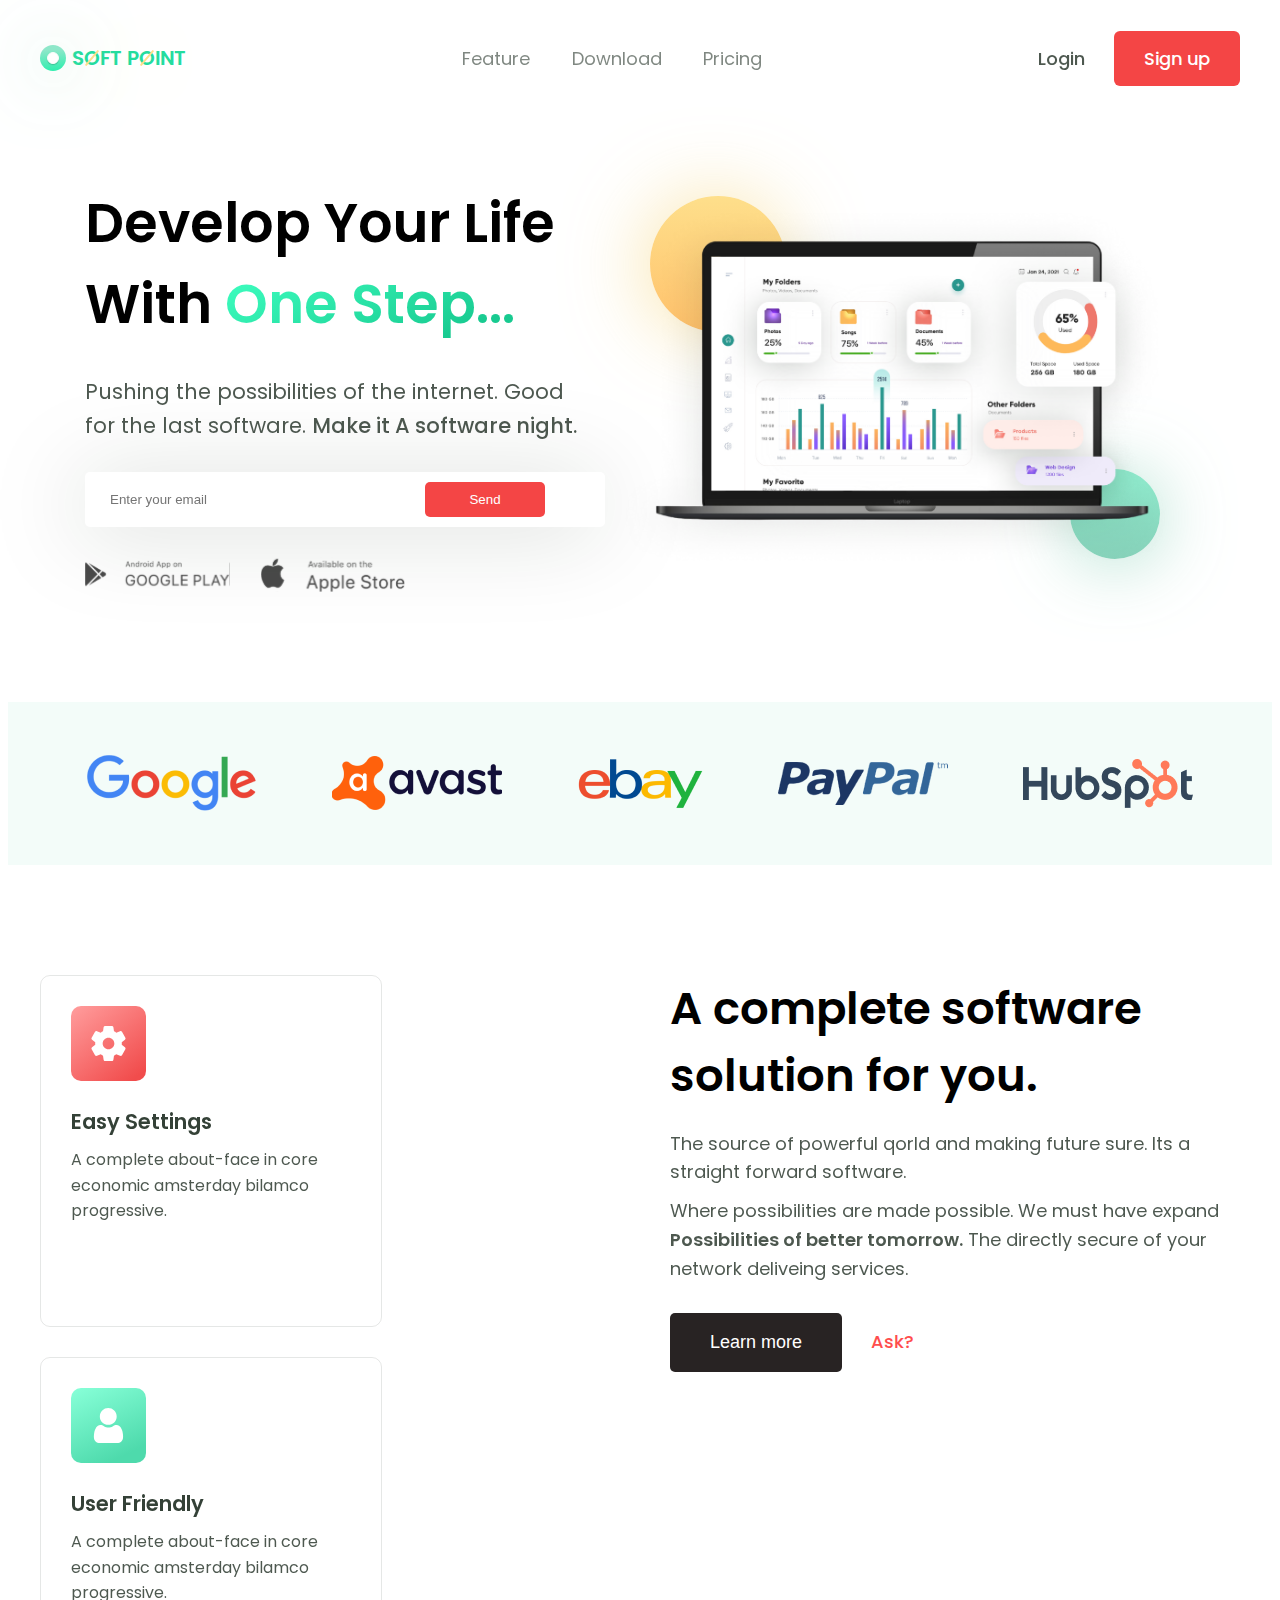
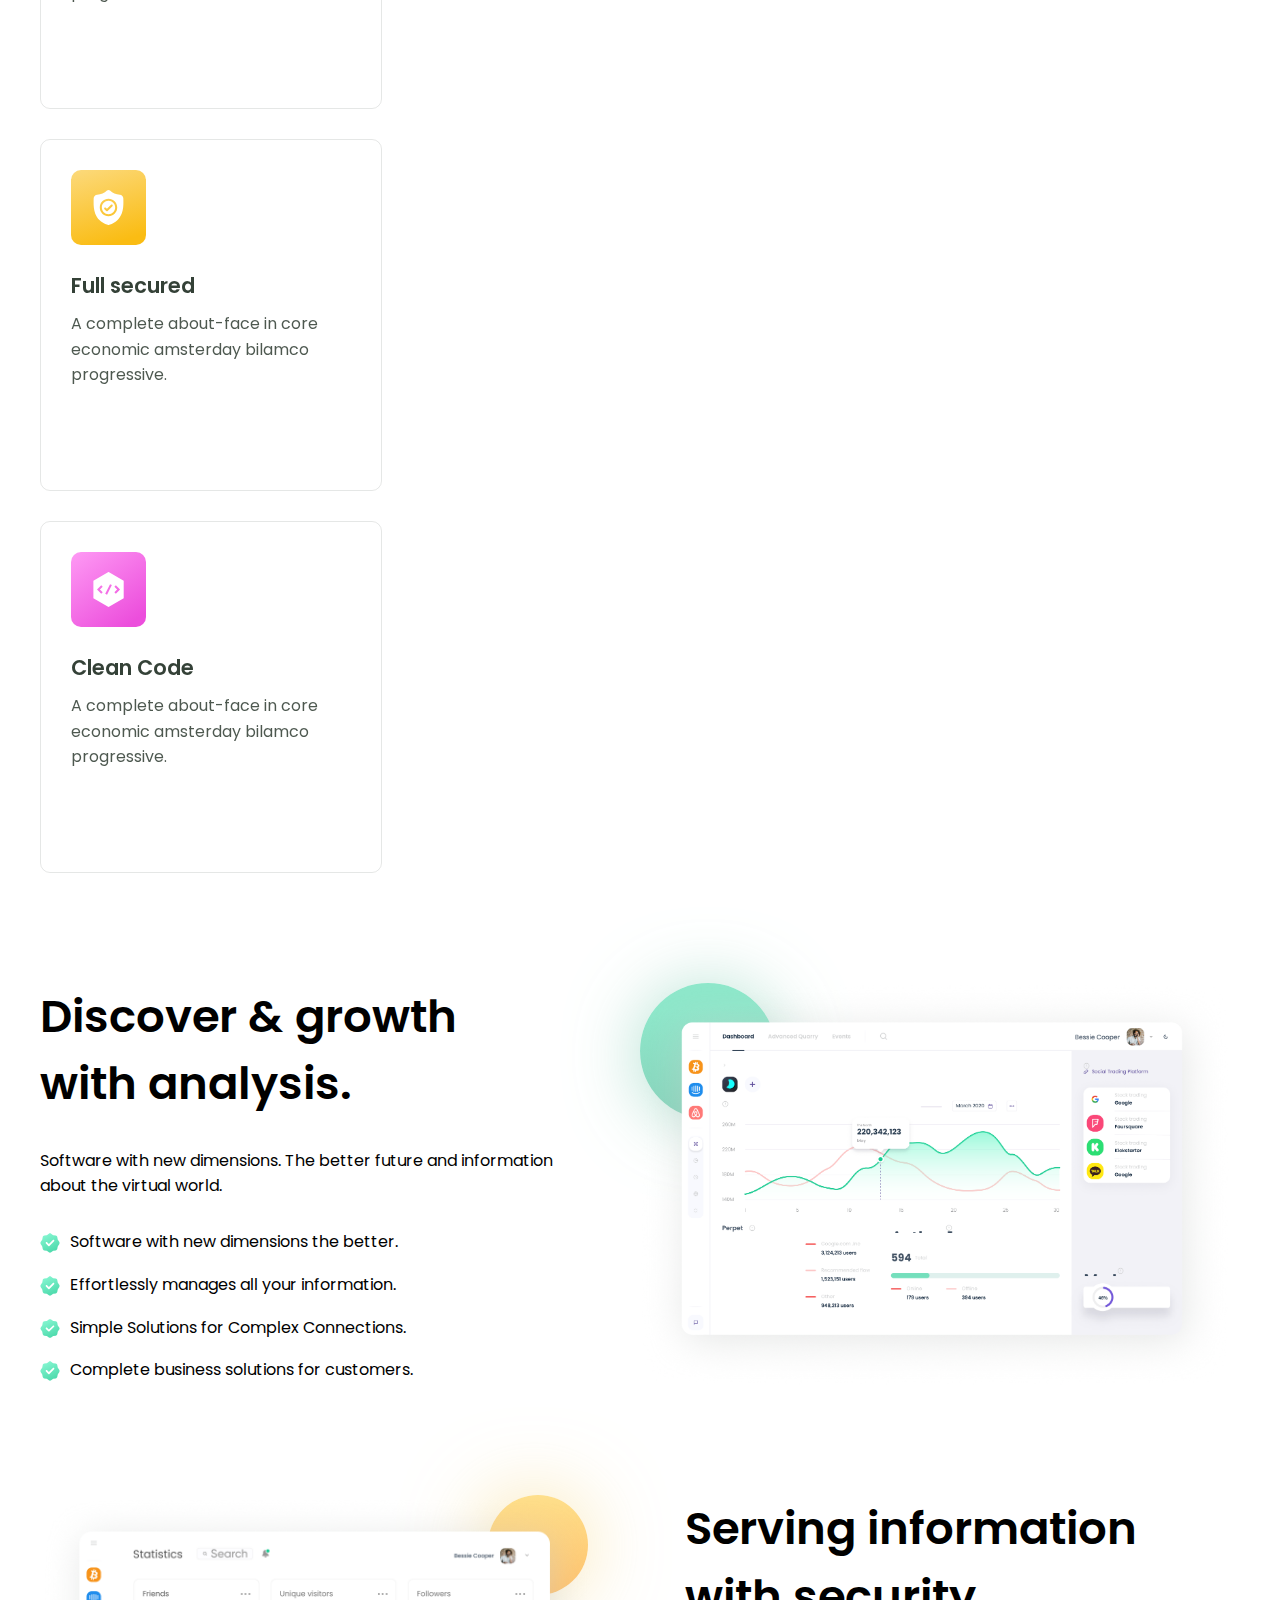
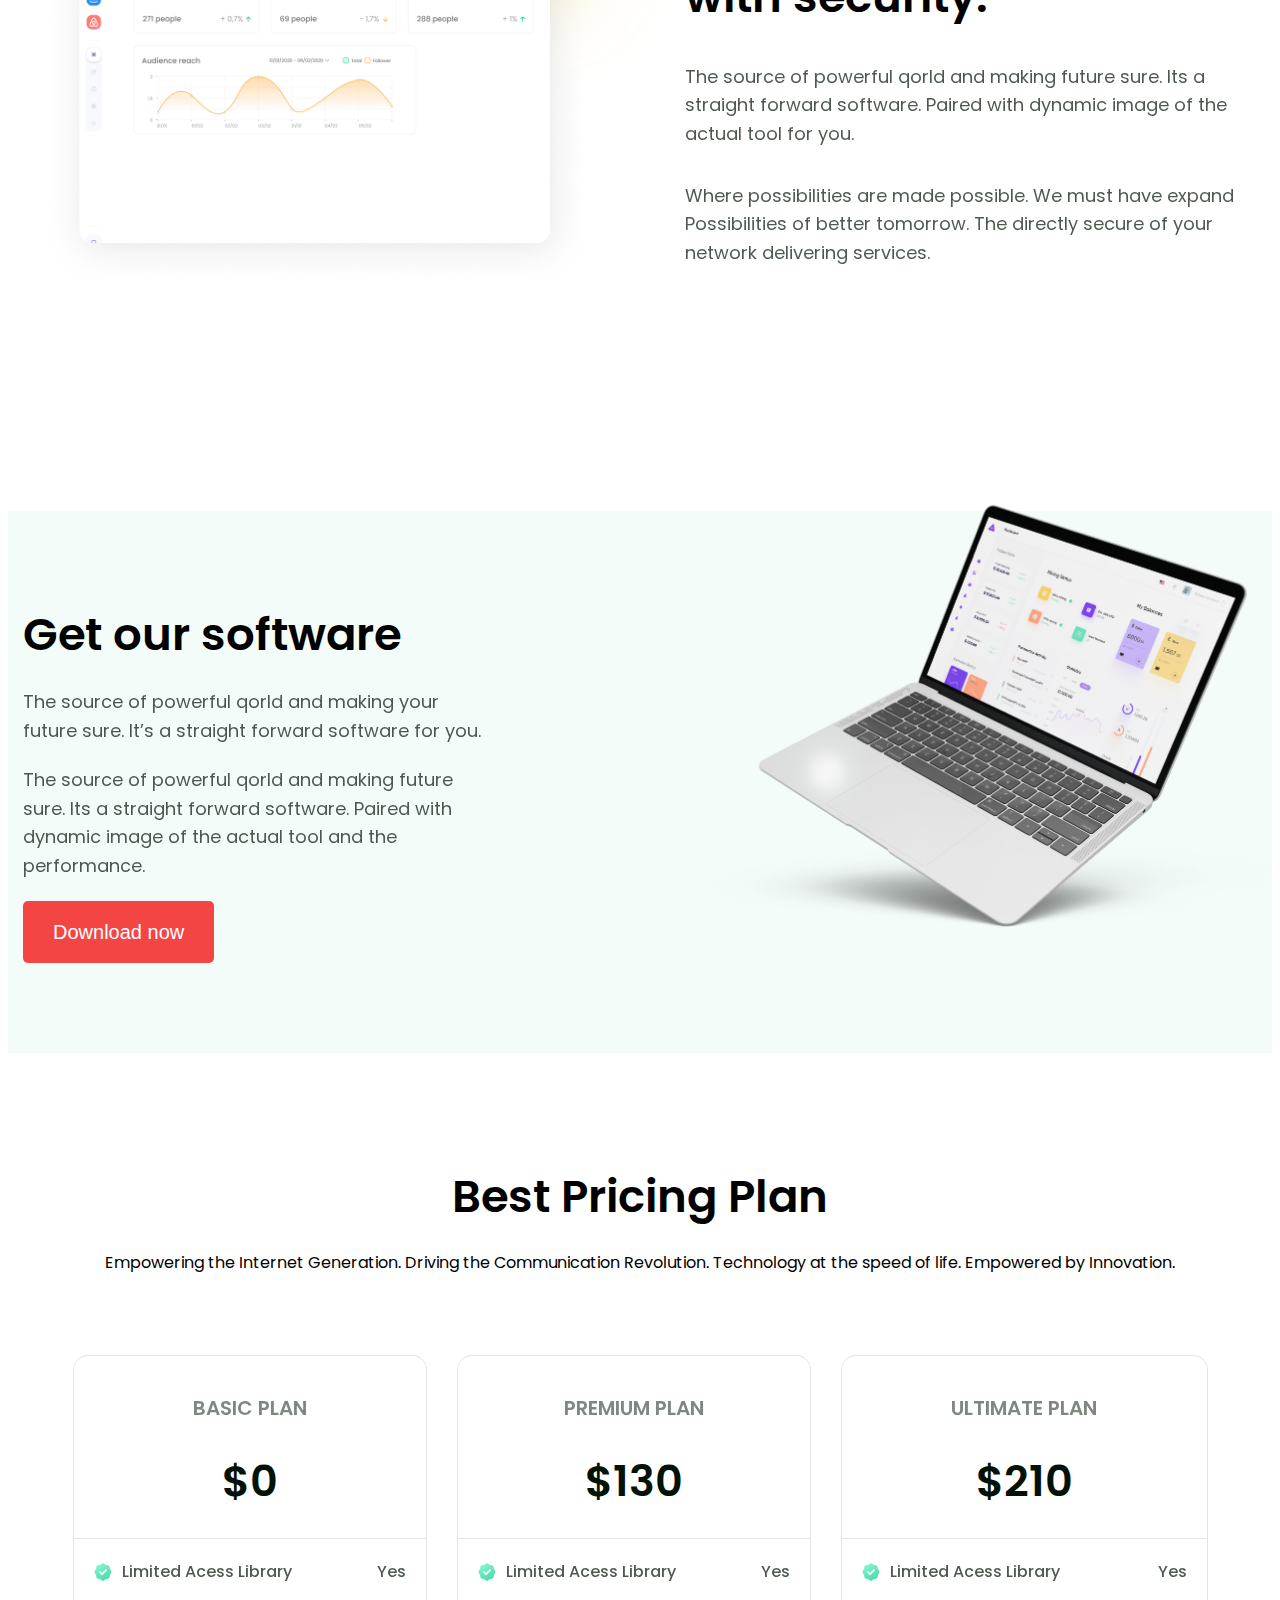
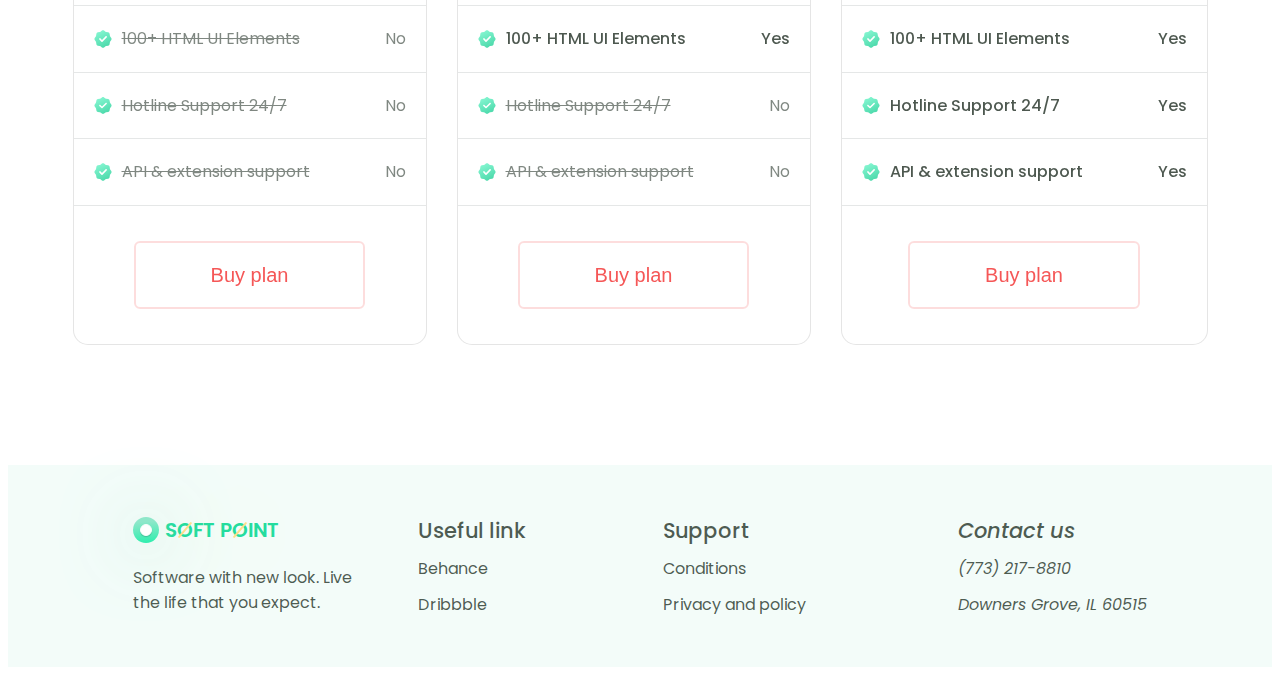
<file: index.html>
<!doctype html>
<html lang="en">
	<head>
		<meta charset="UTF-8">
		<meta name="viewport"
		      content="width=device-width, user-scalable=no, initial-scale=1.0, maximum-scale=1.0, minimum-scale=1.0">
		<meta http-equiv="X-UA-Compatible" content="ie=edge">
		<link rel="preconnect" href="https://fonts.googleapis.com">
		<link rel="preconnect" href="https://fonts.gstatic.com" crossorigin>
		<link href="https://fonts.googleapis.com/css2?family=Poppins:wght@400;500;600&display=swap" rel="stylesheet">
		<link rel="stylesheet" href="https://cdnjs.cloudflare.com/ajax/libs/modern-normalize/1.1.0/modern-normalize.min.css"
		      integrity="sha512-wpPYUAdjBVSE4KJnH1VR1HeZfpl1ub8YT/NKx4PuQ5NmX2tKuGu6U/JRp5y+Y8XG2tV+wKQpNHVUX03MfMFn9Q=="
		      crossorigin="anonymous" referrerpolicy="no-referrer"/>
		<link rel="stylesheet" href="./styles/styles.css">
		<title>Soft Point</title>
	</head>
	<body>
		<header>
			<div class="container">
				<nav class="nav">
					<!--<div>-->
					<a class="logo" href="#">
						<div class="logo__div logo__div--outer">
							<div class="logo__div logo__div--inner"></div>
						</div>
						<p class="logo__text">
							S<span class="logo__text--span">o</span>ft
							p<span class="logo__text--span">o</span>int
						</p>
					</a>
					<!--</div>-->
					<ul class="nav__list">
						<li class="nav__item">
							<a class="nav__link" href="#">Feature</a>
						</li>

						<li class="nav__item">
							<a class="nav__link" href="#">Download</a>
						</li>

						<li class="nav__item">
							<a class="nav__link" href="#">Pricing</a>
						</li>
					</ul>

					<div class="auth">
						<a class="auth__link" href="#">Login</a>
						<a class="auth__link auth__link--color" href="#">Sign up</a>
					</div>
				</nav>
			</div>
		</header>

		<main>
			<section class="section">
				<div class="container">
					<div class="hero">
						<div class="hero__left">
							<h1 class="hero__title">Develop Your Life With <span class="hero__title--span">One Step...</span></h1>
							<p class="hero__text">Pushing the possibilities of the internet. Good for
								the last software. <span class="hero__text--span">Make it A software night.</span>
							</p>
							<form class="hero__form">
								<input class="hero__form--input" type="email" placeholder="Enter your email">
								<button class="hero__form--button" type="submit">Send</button>
							</form>
							<div class="hero__stores">
								<img src="/img/hero/Daco_Google_Play.svg" width="145" alt="Google Play logo">
								<img src="/img/hero/Daco_App_Store.svg" width="145" alt="App Store logo">
							</div>
						</div>
						<div class="hero__right">
							<img src="img/hero/laptop_image.png" alt="laptop">
						</div>

					</div>
				</div>
			</section>

			<section class="section">
				<div class="container companies">
					<img src="./img/companies/Google_logo_1.png" alt="">
					<img src="./img/companies/Avast_logo_2.png" alt="">
					<img src="./img/companies/Ebay_logo_3.png" alt="">
					<img src="./img/companies/Paypal_logo_4.png" alt="">
					<img src="./img/companies/Hubspot_logo_5.png" alt="">
				</div>
			</section>

			<section class="section">
				<div class="container skills">
					<div class="skills__left">
						<div class="skills__info">
							<div class="skills__image skills__image--red">
								<img src="./img/skills/Settings_1.svg" width="35" height="35" alt="Settings icon">
							</div>
							<h3 class="skills__title">Easy Settings</h3>
							<p class="skills__text">A complete about-face in
								core economic amsterday bilamco progressive.</p>
						</div>
						<div class="skills__info">
							<div class="skills__image skills__image--green">
								<img src="./img/skills/User_2.svg" width="35" height="35" alt="Settings icon">
							</div>
							<h3 class="skills__title">User Friendly</h3>
							<p class="skills__text">A complete about-face in
								core economic amsterday bilamco progressive.</p>
						</div>
						<div class="skills__info">
							<div class="skills__image skills__image--yellow">
								<img src="./img/skills/Shield_3.svg" width="35" height="35" alt="Settings icon">
							</div>
							<h3 class="skills__title">Full secured</h3>
							<p class="skills__text">A complete about-face in
								core economic amsterday bilamco progressive.</p>
						</div>
						<div class="skills__info">
							<div class="skills__image skills__image--pink">
								<img src="./img/skills/Coding_4.svg" width="35" height="35" alt="Settings icon">
							</div>
							<h3 class="skills__title">Clean Code</h3>
							<p class="skills__text">A complete about-face in
								core economic amsterday bilamco progressive.</p>
						</div>
					</div>

					<div class="skills__right">
						<h2 class="section__title">A complete software solution for you.</h2>
						<p class="skills__text skills__text--size skills__text--margin-top">The source of powerful qorld and making
							future sure. Its a
							straight forward
							software.</p>
						<p class="skills__text skills__text--size">Where possibilities are made possible. We must have expand
							<span class="skills__text--span">Possibilities of better tomorrow.</span> The directly secure of your
							network deliveing services.</p>
						<button class="skills__button">Learn more</button>
						<a class="skills__link" href="#">Ask?</a>
					</div>
				</div>
			</section>

			<section class="section">
				<div class="container feature">
					<div class="feature__left">
						<h2 class="section__title">Discover & growth with analysis.</h2>
						<p class="feature__text">Software with new dimensions. The better future
							and information about the virtual world.
						</p>
						<ul class="feature__list">
							<li class="feature__item">
								<img src="./img/feature/Star.svg" width="20" height="20" alt="Star icon">
								<p class="feature__point">Software with new dimensions the better.</p>
							</li>

							<li class="feature__item">
								<img src="./img/feature/Star.svg" width="20" height="20" alt="Star icon">
								<p class="feature__point">Effortlessly manages all your information.</p>
							</li>

							<li class="feature__item">
								<img src="./img/feature/Star.svg" width="20" height="20" alt="Star icon">
								<p class="feature__point">Simple Solutions for Complex Connections.</p>
							</li>

							<li class="feature__item">
								<img src="./img/feature/Star.svg" width="20" height="20" alt="Star icon">
								<p class="feature__point">Complete business solutions for customers.</p>
							</li>
						</ul>

					</div>
					<div class="feature__right">
						<img class="feature__image" src="./img/feature/img02.png" alt="">
					</div>
				</div>
			</section>

			<section class="section section--padding-bottom">
				<div class="container info">
					<div class="info__left">
						<img src="./img/info/Dashboard.png" alt="Dashboard image">
					</div>

					<div class="info__right">
						<h2 class="section__title">Serving information with security.</h2>
						<p class="info__text">The source of powerful qorld and making future sure.
							Its a straight forward software. Paired with dynamic
							image of the actual tool for you.
						</p>
						<p class="info__text">Where possibilities are made possible.
							We must have expand
							<span class="info__span">
								Possibilities of better tomorrow.
							</span>
							The directly secure of your network delivering services.
						</p>
					</div>
				</div>
			</section>

			<section class="section">
				<div class="container software">
					<div class="software__left">
						<h2 class="section__title">Get our software</h2>
						<p class="software__text">
							The source of powerful qorld and making your future sure.
							It’s a straight forward software for you.

						</p>
						<p class="software__text">
							The source of powerful qorld and making future sure.
							Its a straight forward software.
							Paired with dynamic image of the actual tool and the performance.
						</p>
						<button class="software__button">Download now</button>
					</div>

					<div class="software__right">
						<img class="software__image" src="./img/software/laptop.png" alt="laptop image">
					</div>
				</div>
			</section>

			<section class="section">
				<div class="container price">
					<h2 class="section__title">Best Pricing Plan</h2>
					<p class="price__text">
						Empowering the Internet Generation. Driving the Communication Revolution.
						Technology at the speed of life. Empowered by Innovation.
					</p>
					<ul class="cards">
						<li class="card">
							<p class="card__title">Basic Plan</p>
							<p class="card__price">$0</p>
							<ul class="card__list">
								<li class="card__item">
									<div class="card__item--wrap">
										<img src="./img/feature/Star.svg" width="18" height="18" alt="Star icon">
										<p class="card__text">Limited Acess Library</p>
									</div>
									<p class="card__text">Yes</p>
								</li>

								<li class="card__item">
									<div class="card__item--wrap">
										<img src="./img/feature/Star.svg" width="18" height="18" alt="Star icon">
										<p class="card__text card__text--opacity card__text--crossed-out">100+ HTML UI Elements</p>
									</div>
									<p class="card__text card__text--opacity">No</p>
								</li>

								<li class="card__item">
									<div class="card__item--wrap">
										<img src="./img/feature/Star.svg" width="18" height="18" alt="Star icon">
										<p class="card__text card__text--opacity card__text--crossed-out">Hotline Support 24/7</p>
									</div>
									<p class="card__text card__text--opacity">No</p>
								</li>

								<li class="card__item">
									<div class="card__item--wrap">
										<img src="./img/feature/Star.svg" width="18" height="18" alt="Star icon">
										<p class="card__text card__text--opacity card__text--crossed-out">API & extension support</p>
									</div>
									<p class="card__text card__text--opacity">No</p>
								</li>
							</ul>
							<button class="card__button" type="button">Buy plan</button>
						</li>

						<li class="card">
							<p class="card__title">Premium Plan</p>
							<p class="card__price">$130</p>
							<ul class="card__list">
								<li class="card__item">
									<div class="card__item--wrap">
										<img src="./img/feature/Star.svg" width="18" height="18" alt="Star icon">
										<p class="card__text">Limited Acess Library</p>
									</div>
									<p class="card__text">Yes</p>
								</li>

								<li class="card__item">
									<div class="card__item--wrap">
										<img src="./img/feature/Star.svg" width="18" height="18" alt="Star icon">
										<p class="card__text">100+ HTML UI Elements</p>
									</div>
									<p class="card__text">Yes</p>
								</li>

								<li class="card__item">
									<div class="card__item--wrap">
										<img src="./img/feature/Star.svg" width="18" height="18" alt="Star icon">
										<p class="card__text card__text--opacity card__text--crossed-out">Hotline Support 24/7</p>
									</div>
									<p class="card__text card__text--opacity">No</p>
								</li>

								<li class="card__item">
									<div class="card__item--wrap">
										<img src="./img/feature/Star.svg" width="18" height="18" alt="Star icon">
										<p class="card__text card__text--opacity card__text--crossed-out">API & extension support</p>
									</div>
									<p class="card__text card__text--opacity">No</p>
								</li>
							</ul>
							<button class="card__button" type="button">Buy plan</button>
						</li>

						<li class="card">
							<p class="card__title">Ultimate Plan</p>
							<p class="card__price">$210</p>
							<ul class="card__list">
								<li class="card__item">
									<div class="card__item--wrap">
										<img src="./img/feature/Star.svg" width="18" height="18" alt="Star icon">
										<p class="card__text">Limited Acess Library</p>
									</div>
									<p class="card__text">Yes</p>
								</li>

								<li class="card__item">
									<div class="card__item--wrap">
										<img src="./img/feature/Star.svg" width="18" height="18" alt="Star icon">
										<p class="card__text">100+ HTML UI Elements</p>
									</div>
									<p class="card__text">Yes</p>
								</li>

								<li class="card__item">
									<div class="card__item--wrap">
										<img src="./img/feature/Star.svg" width="18" height="18" alt="Star icon">
										<p class="card__text">Hotline Support 24/7</p>
									</div>
									<p class="card__text">Yes</p>
								</li>

								<li class="card__item">
									<div class="card__item--wrap">
										<img src="./img/feature/Star.svg" width="18" height="18" alt="Star icon">
										<p class="card__text">API & extension support</p>
									</div>
									<p class="card__text">Yes</p>
								</li>
							</ul>
							<button class="card__button" type="button">Buy plan</button>
						</li>
					</ul>
				</div>
			</section>
		</main>
		<footer class="footer">
			<div class="container footer__container">
				<div class="footer__wrap">
					<a class="logo" href="#">
						<div class="logo__div logo__div--outer">
							<div class="logo__div logo__div--inner"></div>
						</div>
						<p class="logo__text">
							S<span class="logo__text--span">o</span>ft
							p<span class="logo__text--span">o</span>int
						</p>
					</a>
					<p class="footer__wrap--text">Software with new look. Live the life that you expect.</p>
				</div>

				<div class="footer__wrap--links">
					<ul class="footer__list">
						<li class="footer__item">
							<h3 class="footer__list--title">Useful link</h3>
							<a href="https://behance.net" class="footer__link">Behance</a>
							<a href="https://dribbble.com" class="footer__link">Dribbble</a>
						</li>

						<li class="footer__item">
							<h3 class="footer__list--title">Support</h3>
							<a href="" class="footer__link">Conditions</a>
							<a href="./privacy.html" class="footer__link">Privacy and policy</a>
						</li>
					</ul>

					<address class="address">
						<ul class="address__list">
							<h3 class="footer__list--title">Contact us</h3>
							<li class="address__item">
								<a href="tel:7732178810" class="footer__link">(773) 217-8810</a>
							</li>

							<li class="address__item">
								<a href="https://goo.gl/maps/SdaMFDo46hNj24x1A" class="footer__link">Downers Grove, IL 60515</a>
							</li>
						</ul>
					</address>
				</div>
			</div>
		</footer>
	</body>
</html>
</file>
<file: styles/styles.css>
h1,
h2,
h3,
p {
    margin: 0;
    padding: 0;
}

ul {
    margin: 0;
    padding: 0;
    list-style: none;
}

a {
    text-decoration: none;
}

img {
    display: block;
    max-width: 100%;
    height: auto;
}

body {
    font-family: 'Poppins', sans-serif;
    font-weight: 400;
}

.container {
    padding-left: 15px;
    padding-right: 15px;
    margin: 0 auto;
    max-width: 1200px;
}

.section {
    padding-top: 110px;
}


/*          --------------HEADER--------------           */

.nav {
    display: flex;
    justify-content: space-between;
    align-items: center;
    margin: 0 auto;
    padding-top: 35px;
    max-width: 1200px;
}

.nav__list {
    display: flex;
    width: 300px;
    justify-content: space-between;
}

.nav__link {
    padding: 15px 0;
    font-size: 18px;
    line-height: 1.5;
    color: #021206;
    opacity: .5;
    transition: all 250ms linear;
}

.nav__link:hover {
    color: #000;
    opacity: 1;
}

.logo {
    position: relative;
    display: flex;
    align-items: center;
    font-weight: 600;
    font-size: 20px;
    line-height: 1.5;
    text-transform: uppercase;
    color: #24DC9F;
}

.logo__div {
    position: relative;

    border-radius: 50px;
}

.logo__div--outer {
    width: 26px;
    height: 26px;
    margin-right: 6px;

    background: linear-gradient(176.15deg, #8EE7CA 19.68%, #2FEEAF 96.85%);
    box-shadow: 0 4px 70px rgba(155, 215, 195, 0.8);
}

.logo__div--inner {
    top: 50%;
    left: 50%;
    transform: translate(-50%, -50%);
    width: 10px;
    height: 10px;

    background: #FFFFFF;
    border: 1px solid #F9FEFC;
    box-shadow: 0 1px 1px rgba(5, 31, 23, 0.2);
}

.logo__text--span {
    position: relative;
}

.logo__text--span::after {
    content: '';
    position: absolute;
    width: 20px;
    height: 2px;
    top: 13px;
    left: -2px;

    background: #FEDF8B;
    box-shadow: -4px 1px 80px rgba(246, 216, 135, 0.7);
    border-radius: 56px;
    transform: rotate(-49.66deg);
}

.auth__link {
    padding: 15px 0;
    font-size: 18px;
    line-height: 1.5;
    font-weight: 500;
    color: #021206;
    opacity: 0.7;
    transition: all 250ms linear;
}

.auth__link:hover {
    color: #000;
    opacity: 1;
}

.auth__link:not(:last-child) {
    margin-right: 25px;
}

.auth__link--color {
    padding: 15px 30px;

    color: #FFFFFF;
    background: #F44545;
    border-radius: 6px;
    opacity: 1;
}

/*          -------HERO-------           */

.hero {
    display: flex;
    justify-content: center;
    align-items: center;
}

.hero__left {
    width: 510px;
    display: flex;
    flex-direction: column;
    gap: 30px;
}

.hero__title {
    font-size: 54px;
    font-weight: 600;
}

.hero__title--span {
    background: linear-gradient(154.24deg, #3EFFC0 4.45%, #18CA90 83.73%);
    -webkit-background-clip: text;
    -webkit-text-fill-color: transparent;
    background-clip: text;
    text-fill-color: transparent;
}

.hero__text {
    font-size: 21px;
    line-height: 1.6;
    color: #021206;
    opacity: 0.7;
}

.hero__text--span {
    font-weight: 500;
}

.hero__form {
    position: relative;
    max-width: 470px;
}

.hero__form--input {
    position: relative;
    width: 100%;
    padding: 20px 25px;
    border: none;
    border-radius: 5px;
    background: #FFFFFF;
    filter: drop-shadow(-5px 5px 45px rgba(2, 18, 6, 0.15));

}

.hero__form--button {
    position: absolute;
    top: 10px;
    right: 10px;
    z-index: 2;
    padding: 10px 30px;
    width: 120px;
    background: #F44545;
    color: #FFFFFF;
    border: none;
    border-radius: 5px;
    cursor: pointer;
    transition: color 250ms linear;
}

.hero__form--button:hover {
    color: #000;
}

.hero__stores {
    display: flex;
    justify-content: start;
    align-items: center;
    gap: 30px;
}

.hero__right {
    max-width: 600px;
    position: relative;
}

.hero__right::before {
    content: '';
    position: absolute;
    top: 5px;
    left: 55px;
    width: 136px;
    height: 136px;
    background: linear-gradient(180deg, #FEDF8B 0%, #FFC16B 100%), linear-gradient(180deg, #FFE6A2 0%, #F9D678 100%);
    box-shadow: -4px 1px 80px rgba(246, 216, 135, 0.7);
    border-radius: 100px;
    z-index: -1;
}

.hero__right::after {
    content: '';
    position: absolute;
    bottom: 25px;
    right: 35px;
    width: 90px;
    height: 90px;
    background: linear-gradient(176.15deg, #8EE7CA 19.68%, #87D2BA 96.85%);
    box-shadow: 0 4px 70px rgba(155, 215, 195, 0.8);
    border-radius: 56px;
    z-index: -1;
}


/*        -------COMPANIES-------       */

.companies {
    display: flex;
    justify-content: center;
    align-items: center;
    gap: 75px;
    padding: 53px;
    max-width: 100%;

    background: rgba(142, 230, 201, 0.1);
}


/*    -------SKILlS-------     */

.skills {
    display: flex;
    gap: 30px;
}

.skills__left {
    display: flex;
    flex-wrap: wrap;
    width: 600px;
    gap: 30px;
}

.skills__info {
    padding: 30px;
    width: 280px;
    height: 290px;

    border: 1px solid rgba(2, 18, 6, 0.1);
    border-radius: 10px;
    transition: all 250ms linear;
}

.skills__info:hover {
    background: #FFFFFF;
    box-shadow: 0 15px 65px rgba(65, 77, 68, 0.15);
}

.skills__image {
    width: 75px;
    height: 75px;
    display: flex;
    justify-content: center;
    border-radius: 10px;
}

.skills__image--red {
    background: linear-gradient(141.58deg, #FF9A9A 3.63%, #F14C4C 91.45%);
}

.skills__image--green {
    background: linear-gradient(154.24deg, #85FED6 4.45%, #4EDAAC 83.73%);
}

.skills__image--yellow {
    background: linear-gradient(163.65deg, #FCD876 4.69%, #FABC13 88.66%);
}

.skills__image--pink {
    background: linear-gradient(143.75deg, #FE9AF4 0%, #EC4EDC 88.72%);
}

.skills__title {
    margin-top: 25px;
    font-size: 21px;
    line-height: 1.5;
    font-weight: 600;
    color: #021206;
    opacity: 0.8;
}

.skills__text {
    margin-top: 10px;
    font-size: 16px;
    line-height: 1.6;
    color: #021206;
    opacity: 0.7;
}

.skills__right {
    width: 550px;
}

.section__title {
    font-size: 45px;
    line-height: 1.5;
    font-weight: 600;
}

.skills__text--size {
    font-size: 18px;
}

.skills__text--margin-top {
    margin-top: 20px;
}

.skills__text--span {
    font-weight: 600;
}

.skills__button {
    padding: 15px 40px;
    margin-top: 30px;
    font-size: 18px;
    line-height: 1.6;
    color: #FFFFFF;
    background: #282323;
    border: none;
    border-radius: 5px;

    cursor: pointer;
    transition: all 250ms linear;
}

.skills__button:hover {
    background: #F44545;
    color: #000;
}

.skills__link {
    margin-left: 25px;
    font-size: 18px;
    line-height: 1.6;
    font-weight: 500;
    color: #FF4D4D;
    transition: color 250ms linear;
}

.skills__link:hover {
    color: #000;
}


/*        -------FEATURE-------         */

.feature {
    display: flex;
    gap: 80px;
}

.feature__left {
    display: flex;
    flex-wrap: wrap;
    gap: 20px;
    width: 520px;
}

.feature__list {
    display: flex;
    flex-wrap: wrap;
    gap: 15px;
}

.feature__item {
    display: flex;
    gap: 10px;
}

.feature__right {
    position: relative;
    width: 590px;
}

.feature__right::before {
    content: '';
    position: absolute;
    top: 0;
    left: 0;
    width: 136px;
    height: 136px;
    background: linear-gradient(176.15deg, #8EE7CA 19.68%, #87D2BA 96.85%);
    box-shadow: 0 4px 70px rgba(155, 215, 195, 0.8);
    border-radius: 100px;
    z-index: -1;
}


/*        --------INFO----------       */
.section--padding-bottom {
    padding-bottom: 110px;
}

.info {
    display: flex;
    gap: 90px;
}

.info__left {
    position: relative;
    width: 50%;
}


.info__left::before {
    content: '';
    position: absolute;
    top: 0;
    right: 7px;
    width: 100px;
    height: 100px;
    background: linear-gradient(180deg, #FEDF8B 0%, #FFC16B 100%), linear-gradient(180deg, #FFE6A2 0%, #F9D678 100%);
    box-shadow: -4px 1px 80px rgba(246, 216, 135, 0.7);
    border-radius: 100px;
    z-index: -1;


}


.info__text {
    font-weight: 400;
    font-size: 18px;
    line-height: 1.6;
    color: #021206;
    opacity: 0.7;
}

.info__right {
    display: flex;
    flex-wrap: wrap;
    gap: 10px;
    width: 50%;
}


/*        -------SOFTWARE-------        */

.software {
    display: flex;
    justify-content: center;
    padding-top: 90px;
    padding-bottom: 90px;
    /*position: relative;*/
    /*padding: 90px 120px;*/
    max-width: 100%;
    background: rgba(142, 230, 201, 0.1);
}

.software__left {
    display: flex;
    flex-wrap: wrap;
    gap: 20px;
    position: relative;
    width: 480px;
}

.software__text {
    font-weight: 400;
    font-size: 18px;
    line-height: 1.6;
    color: #021206;
    opacity: 0.7;
}

.software__button {
    padding: 15px 30px;
    font-weight: 500;
    font-size: 20px;
    line-height: 1.6;
    color: #FFFFFF;
    background: #F44545;
    border-radius: 5px;
    border: none;
}

.software__right {
    position: relative;
    width: 800px;
}

.software__image {
    position: absolute;
    right: -85px;
    bottom: 0;
    width: 700px;
    height: auto;
}


/*     --------------PRICE--------------  */

.price {
    text-align: center;
    margin-bottom: 120px;
}

.price__text {
    margin-top: 20px;
}

.cards {
    display: flex;
    justify-content: center;
    gap: 30px;
    margin-top: 80px;
}

.card {
    display: flex;
    flex-direction: column;
    gap: 35px;
    /*padding: 35px 30px;*/
    padding: 35px 0;
    background: #FFFFFF;
    border: 1px solid rgba(0, 0, 0, 0.1);
    border-radius: 15px;
    transition: box-shadow 250ms linear;
}

.card:hover {
    box-shadow: 0 20px 100px rgba(2, 18, 6, 0.15);
}

.card__item {
    display: flex;
    gap: 75px;
    justify-content: space-between;
    padding: 20px;
    border-top: 1px solid rgba(1, 18, 18, 0.1);
}

.card__item:last-child {
    border-bottom: 1px solid rgba(1, 18, 18, 0.1);
    /*margin-bottom: 40px;*/
}

.card__item--wrap {
    display: flex;
    gap: 10px;
}

.card__title {
    font-weight: 600;
    font-size: 20px;
    line-height: 1.7;
    /*text-align: center;*/
    text-transform: uppercase;
    color: #021206;
    opacity: 0.5;
}

.card__price {
    font-weight: 600;
    font-size: 43px;
    line-height: 1.0;
    /*text-align: center;*/
    color: #021206;
}


.card__text {
    font-weight: 500;
    font-size: 16px;
    line-height: 1.6;
    color: #021206;
    opacity: 0.7;
}

.card__text--crossed-out {
    text-decoration-line: line-through;
}

.card__text--opacity {
    font-weight: 400;
    font-size: 16px;
    line-height: 1.6;
    color: #021206;
    opacity: 0.5;
}

.card__button {
    margin: 0 auto;
    padding: 15px 75px;
    font-weight: 500;
    font-size: 20px;
    line-height: 1.7;
    text-align: center;
    color: #F44545;
    background: transparent;
    opacity: 0.9;
    border: 2px solid rgba(244, 69, 69, 0.2);
    border-radius: 6px;
    cursor: pointer;
    transition: all 250ms linear;
}

.card__button:hover {
    background: #F55454;
    color: #FFFFFF;
}


/*     -------------FOOTER-----------      */

.footer__container {
    display: flex;
    max-width: 100%;
    /*margin: 0 auto;*/
    justify-content: center;
    gap: 50px;
    padding: 50px 0;
    background: rgba(142, 230, 201, 0.1);
}

.footer__wrap {
    display: flex;
    flex-direction: column;
    width: 235px;
    gap: 20px;
}

.footer__wrap--text {
    font-weight: 400;
    font-size: 16px;
    line-height: 1.6;
    color: rgba(2, 18, 6, 0.7);
}

.footer__wrap--links {
    display: flex;
    gap: 150px;
}

.footer__list {
    display: flex;
    gap: 100px
    /*justify-content: space-between;*/
}

.footer__list--title {
    font-weight: 500;
    font-size: 21px;
    line-height: 1.5;
    color: rgba(2, 18, 6, 0.7);
}

.footer__item {
    width: 145px;
    display: flex;
    flex-direction: column;
    gap: 10px;
}

.footer__link {
    font-weight: 400;
    font-size: 16px;
    line-height: 1.6;
    color: rgba(2, 18, 6, 0.7);
}

.address__list {
    display: flex;
    flex-direction: column;
    gap: 10px
}
</file>
